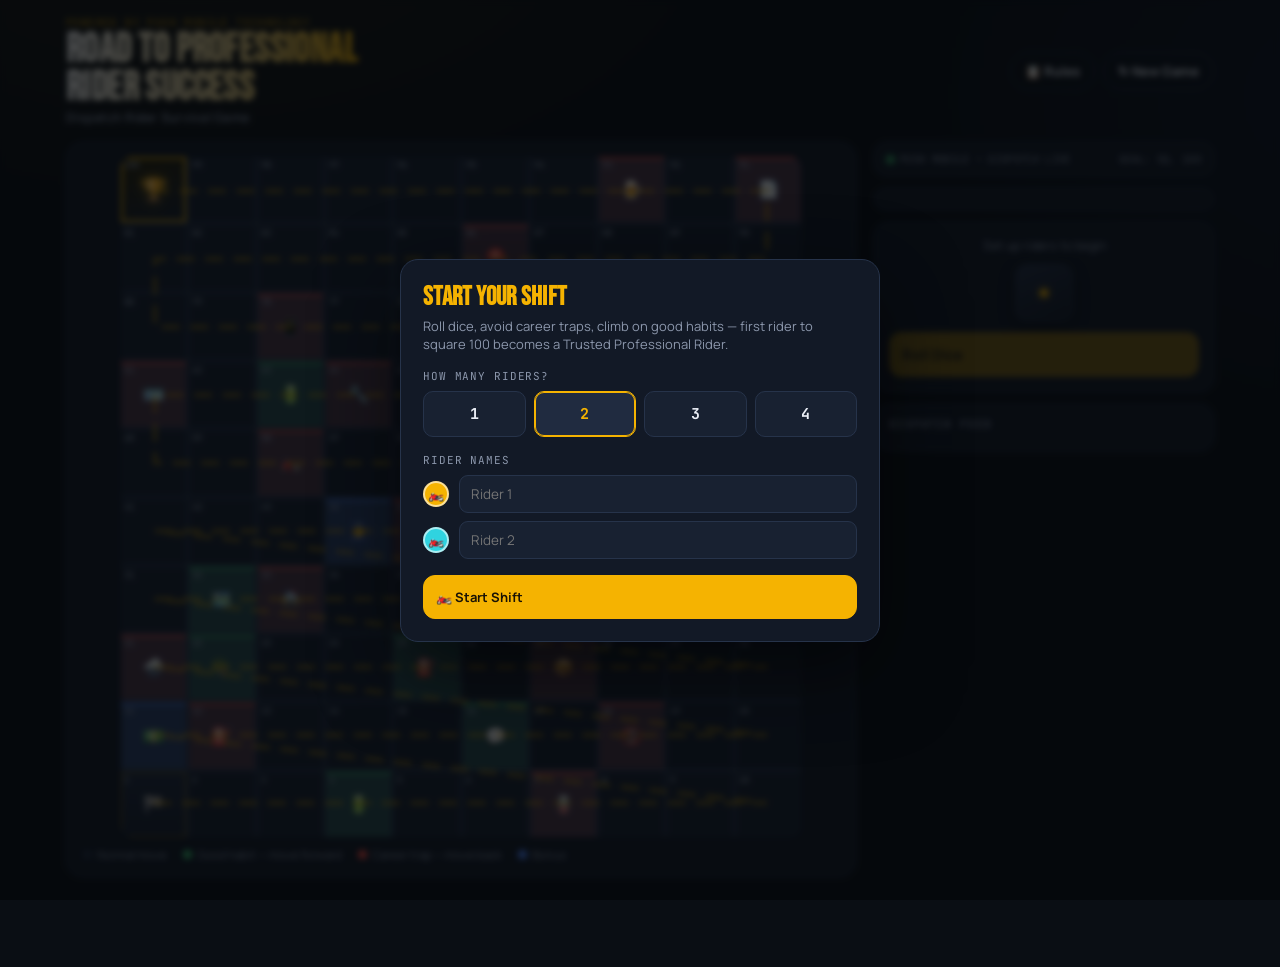
<file: road-to-professional-rider-success.html>
<!DOCTYPE html>
<html lang="en">
<head>
<meta charset="UTF-8">
<meta name="viewport" content="width=device-width, initial-scale=1.0, viewport-fit=cover">
<title>Road to Professional Rider Success</title>
<link rel="preconnect" href="https://fonts.googleapis.com">
<link rel="preconnect" href="https://fonts.gstatic.com" crossorigin>
<link href="https://fonts.googleapis.com/css2?family=Bebas+Neue&family=Manrope:wght@400;500;600;700;800&family=JetBrains+Mono:wght@400;500;600;700&display=swap" rel="stylesheet">
<style>
  :root{
    --bg:#0A0E14;
    --surface:#121926;
    --surface-2:#182131;
    --surface-3:#202b40;
    --line:#26334A;
    --text:#EAEEF6;
    --text-dim:#8C97AC;
    --amber:#F5B301;
    --amber-dim:#8a6a12;
    --trap:#E4483F;
    --trap-soft: rgba(228,72,63,0.20);
    --good:#38B26A;
    --good-soft: rgba(56,178,106,0.20);
    --bonus:#4C7FF0;
    --bonus-soft: rgba(76,127,240,0.20);
    --p0:#F5B301;
    --p1:#2FD3E0;
    --p2:#FF5C9E;
    --p3:#B8F24C;
    --font-display:'Bebas Neue', sans-serif;
    --font-body:'Manrope', sans-serif;
    --font-mono:'JetBrains Mono', monospace;
    --radius:10px;
    --step-ms: 170ms;
    --jump-ms: 700ms;
  }
  *{box-sizing:border-box;}
  html,body{margin:0;padding:0;}
  body{
    background:
      radial-gradient(ellipse 900px 500px at 15% -10%, rgba(245,179,1,0.07), transparent 60%),
      radial-gradient(ellipse 900px 600px at 110% 10%, rgba(76,127,240,0.08), transparent 55%),
      var(--bg);
    color:var(--text);
    font-family:var(--font-body);
    min-height:100vh;
    -webkit-font-smoothing:antialiased;
  }
  button{font-family:var(--font-body);}
  button:focus-visible, .cell:focus-visible, input:focus-visible{
    outline:2px solid var(--amber);
    outline-offset:2px;
  }
  .hidden{display:none !important;}

  /* ---------- App shell ---------- */
  #app{max-width:1180px;margin:0 auto;padding:16px 16px 90px;}
  header.top{
    display:flex;align-items:center;justify-content:space-between;gap:12px;
    margin-bottom:16px;flex-wrap:wrap;
  }
  .brand{display:flex;flex-direction:column;gap:2px;}
  .brand .kicker{
    font-family:var(--font-mono);font-size:10px;letter-spacing:0.14em;text-transform:uppercase;
    color:var(--amber);opacity:0.9;
  }
  .brand h1{
    font-family:var(--font-display);
    font-size:clamp(28px,5vw,40px);
    letter-spacing:0.01em;
    margin:0;line-height:0.95;
    background:linear-gradient(90deg,#fff, #f5d98a 60%, var(--amber));
    -webkit-background-clip:text;background-clip:text;color:transparent;
  }
  .brand .sub{font-size:12.5px;color:var(--text-dim);font-weight:600;letter-spacing:0.02em;}
  .top-actions{display:flex;gap:8px;}
  .btn{
    border:1px solid var(--line);background:var(--surface-2);color:var(--text);
    padding:9px 14px;border-radius:999px;font-weight:700;font-size:13px;cursor:pointer;
    display:inline-flex;align-items:center;gap:6px;transition:border-color .15s, transform .1s, background .15s;
    white-space:nowrap;
  }
  .btn:hover{border-color:var(--amber);}
  .btn:active{transform:scale(0.97);}
  .btn.primary{background:var(--amber);border-color:var(--amber);color:#1a1305;}
  .btn.primary:hover{background:#ffc61a;}
  .btn.ghost{background:transparent;}
  .btn:disabled{opacity:0.45;cursor:not-allowed;transform:none;}

  main{display:grid;grid-template-columns:1fr 340px;gap:18px;align-items:start;}
  @media (max-width:880px){
    main{grid-template-columns:1fr;}
  }

  /* ---------- Board ---------- */
  .board-wrap{
    background:var(--surface);border:1px solid var(--line);border-radius:16px;
    padding:14px;display:flex;flex-direction:column;gap:10px;position:relative;
  }
  .board-frame{
    position:relative;width:100%;
    max-width:680px;margin:0 auto;
    aspect-ratio:1/1;
  }
  .board-grid{
    position:absolute;inset:0;
    display:grid;grid-template-columns:repeat(10,1fr);grid-template-rows:repeat(10,1fr);
    gap:3px;
    background:var(--line);
    border-radius:10px;
    overflow:hidden;
    z-index:1;
  }
  .cell{
    position:relative;background:var(--surface-2);
    display:flex;flex-direction:column;align-items:center;justify-content:center;
    font-family:var(--font-mono);
    cursor:default;border:none;padding:0;color:var(--text);
    min-width:0;min-height:0;
  }
  .cell .num{
    position:absolute;top:2px;left:3px;font-size:clamp(6px,1.4vw,9px);color:var(--text-dim);font-weight:600;
  }
  .cell .icon{font-size:clamp(9px,2.6vw,17px);line-height:1;}
  .cell--special{cursor:pointer;}
  .cell--special:hover{filter:brightness(1.15);}
  .cell--good{background:var(--good-soft);box-shadow:inset 0 2px 0 0 var(--good);}
  .cell--trap{background:var(--trap-soft);box-shadow:inset 0 2px 0 0 var(--trap);}
  .cell--bonus{background:var(--bonus-soft);box-shadow:inset 0 2px 0 0 var(--bonus);}
  .cell--start{background:linear-gradient(180deg, var(--surface-3), var(--surface-2));box-shadow:inset 0 0 0 1px var(--amber-dim);}
  .cell--win{background:linear-gradient(160deg, #2b2408, var(--surface-2));box-shadow:inset 0 0 0 2px var(--amber);}
  .cell--win .icon{font-size:clamp(12px,3.4vw,22px);filter:drop-shadow(0 0 6px rgba(245,179,1,.6));}

  .path-svg{position:absolute;inset:0;z-index:2;pointer-events:none;width:100%;height:100%;}
  .path-line{
    fill:none;stroke:var(--amber);stroke-width:0.6;stroke-linecap:round;
    opacity:0.4;stroke-dasharray:2.2 2;
  }
  @media (prefers-reduced-motion:no-preference){
    .path-line{animation:dashflow 26s linear infinite;}
  }
  @keyframes dashflow{to{stroke-dashoffset:-210;}}

  .token-layer{position:absolute;inset:0;z-index:3;pointer-events:none;}
  .token{
    position:absolute;width:9.4%;height:9.4%;
    transform:translate(-50%,-50%);
    border-radius:50%;
    display:flex;align-items:center;justify-content:center;
    font-size:clamp(8px,2.2vw,15px);
    border:2px solid rgba(255,255,255,0.85);
    box-shadow:0 2px 6px rgba(0,0,0,.5);
    transition:left var(--step-ms) ease, top var(--step-ms) ease;
    z-index:3;
  }
  .token.jumping{transition:left var(--jump-ms) cubic-bezier(.34,1.4,.64,1), top var(--jump-ms) cubic-bezier(.34,1.4,.64,1);}

  /* legend strip under board */
  .legend-strip{display:flex;flex-wrap:wrap;gap:10px 16px;font-size:11.5px;color:var(--text-dim);padding:0 2px;}
  .legend-strip span{display:inline-flex;align-items:center;gap:5px;}
  .legend-strip i{width:9px;height:9px;border-radius:3px;display:inline-block;}

  /* ---------- Event banner ---------- */
  .event-banner{
    position:absolute;top:10px;left:50%;transform:translateX(-50%);
    width:min(92%,420px);
    background:var(--surface-3);border:1px solid var(--line);border-left:4px solid var(--amber);
    border-radius:12px;padding:10px 12px;z-index:20;
    box-shadow:0 12px 30px rgba(0,0,0,.45);
    display:flex;gap:10px;align-items:flex-start;
  }
  .event-banner.trap{border-left-color:var(--trap);}
  .event-banner.good{border-left-color:var(--good);}
  .event-banner.bonus{border-left-color:var(--bonus);}
  .event-banner .ic{font-size:22px;line-height:1;}
  .event-banner .body{flex:1;min-width:0;}
  .event-banner .tag{font-family:var(--font-mono);font-size:9px;letter-spacing:.1em;text-transform:uppercase;color:var(--text-dim);}
  .event-banner .ttl{font-weight:800;font-size:13.5px;margin:1px 0 2px;}
  .event-banner .dsc{font-size:12px;color:var(--text-dim);}

  /* ---------- Side panel ---------- */
  .panel{display:flex;flex-direction:column;gap:12px;}
  .phone-status{
    background:var(--surface);border:1px solid var(--line);border-radius:12px;
    padding:9px 12px;display:flex;align-items:center;justify-content:space-between;
    font-family:var(--font-mono);font-size:10.5px;color:var(--text-dim);letter-spacing:.03em;
  }
  .phone-status .dot{width:7px;height:7px;border-radius:50%;background:var(--good);display:inline-block;margin-right:6px;box-shadow:0 0 6px var(--good);}

  .players{display:flex;flex-direction:column;gap:8px;background:var(--surface);border:1px solid var(--line);border-radius:14px;padding:10px;}
  .player-card{
    display:flex;align-items:center;gap:10px;padding:8px 9px;border-radius:10px;
    border:1px solid transparent;background:var(--surface-2);
  }
  .player-card.active{border-color:var(--amber);background:var(--surface-3);box-shadow:0 0 0 1px var(--amber) inset;}
  .player-card .avatar{
    width:34px;height:34px;border-radius:50%;display:flex;align-items:center;justify-content:center;
    font-size:16px;border:2px solid rgba(255,255,255,.7);flex-shrink:0;
  }
  .player-card .info{flex:1;min-width:0;}
  .player-card .name{font-weight:800;font-size:13px;display:flex;align-items:center;gap:6px;}
  .player-card .name .turn-tag{font-family:var(--font-mono);font-size:9px;color:var(--bg);background:var(--amber);padding:1px 6px;border-radius:6px;letter-spacing:.05em;}
  .player-card .stats{display:flex;gap:10px;font-family:var(--font-mono);font-size:11px;color:var(--text-dim);margin-top:2px;}
  .player-card .stats b{color:var(--text);font-weight:600;}

  .dice-area{
    background:var(--surface);border:1px solid var(--line);border-radius:14px;padding:14px;
    display:flex;flex-direction:column;align-items:center;gap:10px;
  }
  .turn-label{font-size:12.5px;color:var(--text-dim);text-align:center;min-height:16px;}
  .turn-label b{color:var(--text);}
  .die-face{
    width:58px;height:58px;background:linear-gradient(155deg,#232f45,#141b28);
    border:1px solid var(--line);border-radius:12px;
    display:grid;grid-template-areas:"tl . tr" "ml mm mr" "bl . br";
    grid-template-columns:1fr 1fr 1fr;grid-template-rows:1fr 1fr 1fr;
    padding:9px;box-shadow:0 6px 16px rgba(0,0,0,.4), inset 0 1px 0 rgba(255,255,255,.05);
  }
  .pip{width:8px;height:8px;border-radius:50%;background:transparent;justify-self:center;align-self:center;}
  .pip.on{background:var(--amber);box-shadow:0 0 6px rgba(245,179,1,.7);}
  .pip[data-p="tl"]{grid-area:tl;} .pip[data-p="tr"]{grid-area:tr;}
  .pip[data-p="ml"]{grid-area:ml;} .pip[data-p="mr"]{grid-area:mr;}
  .pip[data-p="mm"]{grid-area:mm;} .pip[data-p="bl"]{grid-area:bl;} .pip[data-p="br"]{grid-area:br;}
  #rollBtn{width:100%;padding:12px;font-size:14.5px;border-radius:12px;}

  .feed{
    background:var(--surface);border:1px solid var(--line);border-radius:14px;padding:10px;
    display:flex;flex-direction:column;gap:7px;max-height:280px;overflow-y:auto;
  }
  .feed h3{margin:2px 4px 2px;font-size:11px;letter-spacing:.08em;text-transform:uppercase;color:var(--text-dim);font-family:var(--font-mono);font-weight:600;}
  .feed-item{
    background:var(--surface-2);border-radius:9px;padding:8px 9px;font-size:12px;line-height:1.4;
    border-left:3px solid var(--line);color:var(--text-dim);
    animation:slidein .25s ease;
  }
  .feed-item b{color:var(--text);}
  .feed-item.trap{border-left-color:var(--trap);}
  .feed-item.good{border-left-color:var(--good);}
  .feed-item.bonus{border-left-color:var(--bonus);}
  .feed-item.info{border-left-color:var(--amber-dim);}
  @keyframes slidein{from{opacity:0;transform:translateY(-6px);}to{opacity:1;transform:translateY(0);}}

  /* ---------- Modals ---------- */
  .modal-backdrop{
    position:fixed;inset:0;background:rgba(5,7,11,0.72);backdrop-filter:blur(3px);
    display:flex;align-items:center;justify-content:center;z-index:100;padding:18px;
  }
  .modal{
    background:var(--surface);border:1px solid var(--line);border-radius:18px;
    max-width:480px;width:100%;max-height:86vh;overflow-y:auto;
    padding:22px;position:relative;
    box-shadow:0 30px 80px rgba(0,0,0,.55);
  }
  .modal h2{font-family:var(--font-display);font-size:26px;letter-spacing:.01em;margin:0 0 4px;color:var(--amber);}
  .modal .close-x{position:absolute;top:14px;right:14px;background:var(--surface-2);border:1px solid var(--line);color:var(--text-dim);width:30px;height:30px;border-radius:50%;cursor:pointer;font-size:15px;}
  .field-label{font-size:11px;text-transform:uppercase;letter-spacing:.08em;color:var(--text-dim);font-family:var(--font-mono);margin:16px 0 8px;}
  .count-row{display:flex;gap:8px;}
  .count-btn{
    flex:1;padding:12px 0;border-radius:10px;border:1px solid var(--line);background:var(--surface-2);
    color:var(--text);font-weight:700;font-size:15px;cursor:pointer;font-family:var(--font-mono);
  }
  .count-btn.sel{border-color:var(--amber);background:var(--surface-3);color:var(--amber);box-shadow:0 0 0 1px var(--amber) inset;}
  .name-row{display:flex;align-items:center;gap:10px;margin-bottom:8px;}
  .name-row .swatch{width:26px;height:26px;border-radius:50%;flex-shrink:0;border:2px solid rgba(255,255,255,.6);display:flex;align-items:center;justify-content:center;font-size:13px;}
  .name-row input{
    flex:1;background:var(--surface-2);border:1px solid var(--line);border-radius:9px;padding:9px 11px;
    color:var(--text);font-size:13.5px;font-family:var(--font-body);
  }
  .name-row input:focus-visible{outline:2px solid var(--amber);}

  .rules-section{margin-bottom:18px;}
  .rules-section h3{font-size:12px;text-transform:uppercase;letter-spacing:.08em;color:var(--amber);font-family:var(--font-mono);margin:0 0 8px;}
  .rules-section p, .rules-section li{font-size:13px;color:var(--text-dim);line-height:1.55;}
  .rules-section ul{margin:0;padding-left:18px;}
  .legend-rows{display:flex;flex-direction:column;gap:6px;}
  .legend-rows .row{display:flex;align-items:center;gap:9px;font-size:12.5px;color:var(--text-dim);}
  .legend-rows i{width:16px;height:16px;border-radius:5px;flex-shrink:0;}
  .trap-list li{color:var(--text);}
  .trap-list b{color:var(--trap);}
  .quote{
    font-style:italic;border-left:3px solid var(--amber-dim);padding:2px 0 2px 12px;color:var(--text-dim);font-size:12.5px;margin:8px 0;
  }
  .tagline-box{
    background:linear-gradient(135deg,#1c1608,var(--surface-2));border:1px solid var(--amber-dim);
    border-radius:12px;padding:14px;text-align:center;margin-top:6px;
  }
  .tagline-box b{color:var(--amber);font-size:14px;}
  .tagline-box .small{color:var(--text-dim);font-size:11px;margin-top:4px;font-family:var(--font-mono);letter-spacing:.04em;}

  .peek-icon{font-size:32px;text-align:center;margin-bottom:6px;}
  .peek-title{text-align:center;font-weight:800;font-size:15px;margin-bottom:4px;}
  .peek-desc{text-align:center;font-size:13px;color:var(--text-dim);margin-bottom:10px;}
  .peek-badge{display:block;width:fit-content;margin:0 auto;font-family:var(--font-mono);font-size:10px;text-transform:uppercase;letter-spacing:.08em;padding:3px 10px;border-radius:999px;}
  .peek-badge.trap{background:var(--trap-soft);color:var(--trap);}
  .peek-badge.good{background:var(--good-soft);color:var(--good);}
  .peek-badge.bonus{background:var(--bonus-soft);color:var(--bonus);}
  .peek-badge.start{background:rgba(245,179,1,.15);color:var(--amber);}
  .peek-badge.win{background:rgba(245,179,1,.2);color:var(--amber);}

  .win-trophy{font-size:56px;text-align:center;filter:drop-shadow(0 0 18px rgba(245,179,1,.6));}
  .win-name{text-align:center;font-family:var(--font-display);font-size:30px;color:var(--amber);margin:4px 0 0;}
  .win-sub{text-align:center;color:var(--text-dim);font-size:13px;margin-bottom:14px;}
  .win-stats{display:flex;justify-content:center;gap:22px;margin-bottom:18px;font-family:var(--font-mono);font-size:12px;color:var(--text-dim);text-align:center;}
  .win-stats b{display:block;color:var(--text);font-size:15px;}

  ::-webkit-scrollbar{width:8px;}
  ::-webkit-scrollbar-thumb{background:var(--surface-3);border-radius:8px;}

  @media (prefers-reduced-motion:reduce){
    .token{transition-duration:1ms !important;}
    .feed-item{animation:none;}
    .path-line{animation:none;}
  }
</style>
</head>
<body>
<div id="app">

  <header class="top">
    <div class="brand">
      <span class="kicker">Powered by Push Mobile Technology</span>
      <h1>Road to Professional<br>Rider Success</h1>
      <span class="sub">Dispatch Rider Survival Game</span>
    </div>
    <div class="top-actions">
      <button class="btn ghost" id="rulesBtn" type="button">📋 Rules</button>
      <button class="btn ghost" id="newGameBtn" type="button">↻ New Game</button>
    </div>
  </header>

  <main>
    <section class="board-wrap">
      <div class="board-frame" id="boardFrame">
        <div class="board-grid" id="boardGrid"></div>
        <svg class="path-svg" viewBox="0 0 100 100" preserveAspectRatio="none">
          <polyline class="path-line" id="pathLine" points=""></polyline>
        </svg>
        <div class="token-layer" id="tokenLayer"></div>
      </div>
      <div class="legend-strip">
        <span><i style="background:var(--surface-3)"></i>Normal move</span>
        <span><i style="background:var(--good)"></i>Good habit — move forward</span>
        <span><i style="background:var(--trap)"></i>Career trap — move back</span>
        <span><i style="background:var(--bonus)"></i>Bonus</span>
      </div>
    </section>

    <aside class="panel">
      <div class="phone-status"><span><span class="dot"></span>PUSH MOBILE • DISPATCH LIVE</span><span id="clock">GOAL: SQ. 100</span></div>

      <div class="players" id="playersList"></div>

      <div class="dice-area">
        <div class="turn-label" id="turnLabel">Set up riders to begin</div>
        <div class="die-face" id="dieFace">
          <span class="pip" data-p="tl"></span><span class="pip" data-p="tr"></span>
          <span class="pip" data-p="ml"></span><span class="pip" data-p="mm"></span><span class="pip" data-p="mr"></span>
          <span class="pip" data-p="bl"></span><span class="pip" data-p="br"></span>
        </div>
        <button class="btn primary" id="rollBtn" type="button" disabled>Roll Dice</button>
      </div>

      <div class="feed">
        <h3>Dispatch Feed</h3>
        <div id="feedList" aria-live="polite"></div>
      </div>
    </aside>
  </main>
</div>

<!-- Setup modal -->
<div class="modal-backdrop" id="setupModal">
  <div class="modal">
    <h2>Start Your Shift</h2>
    <p style="color:var(--text-dim);font-size:13px;margin-top:0;">Roll dice, avoid career traps, climb on good habits — first rider to square 100 becomes a Trusted Professional Rider.</p>
    <div class="field-label">How many riders?</div>
    <div class="count-row" id="countRow">
      <button class="count-btn" data-n="1">1</button>
      <button class="count-btn sel" data-n="2">2</button>
      <button class="count-btn" data-n="3">3</button>
      <button class="count-btn" data-n="4">4</button>
    </div>
    <div class="field-label">Rider names</div>
    <div id="nameFields"></div>
    <button class="btn primary" id="startBtn" type="button" style="width:100%;padding:12px;border-radius:12px;margin-top:8px;">🏍️ Start Shift</button>
  </div>
</div>

<!-- Rules modal -->
<div class="modal-backdrop hidden" id="rulesModal">
  <div class="modal">
    <button class="close-x" id="rulesClose" type="button" aria-label="Close">✕</button>
    <h2>Rider Survival Rules</h2>

    <div class="rules-section">
      <h3>How to Play</h3>
      <ul>
        <li>Roll the dice on your turn.</li>
        <li>Move your token that many spaces.</li>
        <li>Avoid career traps (bad habits) — they send you back.</li>
        <li>Climb on good habits and bonuses — they move you forward.</li>
        <li>Reach square 100 and win!</li>
      </ul>
    </div>

    <div class="rules-section">
      <h3>Legend</h3>
      <div class="legend-rows">
        <div class="row"><i style="background:var(--surface-3)"></i>Normal move</div>
        <div class="row"><i style="background:var(--good)"></i>Good Habit (move forward)</div>
        <div class="row"><i style="background:var(--trap)"></i>Career Trap (move back)</div>
        <div class="row"><i style="background:var(--bonus)"></i>Bonus</div>
      </div>
    </div>

    <div class="rules-section">
      <h3>Rider Survival Checklist</h3>
      <p>Stay reachable · Protect your bike · Manage your battery · Respect customers · Ride safely · Follow office process · Be honest · Plan ahead · Stay calm · Think long term.</p>
    </div>

    <div class="rules-section">
      <h3>High Risk — Legal Traps</h3>
      <ul class="trap-list">
        <li><b>No NIPOST Licence</b> — pay ₦50,000 fine and return to square 1.</li>
        <li><b>No MOT Paper</b> — bike impounded, return to square 20.</li>
        <li><b>No Rider ID Card</b> — bike impounded, restart from square 10.</li>
        <li><b>Cannot negotiate with road touts</b> — go back 8 steps.</li>
      </ul>
    </div>

    <div class="rules-section">
      <h3>Rider Survival Tips</h3>
      <p>Check your bike before leaving · Charge your phone and e-bike fully · Plan your route and time · Always communicate with office · Respect customers and colleagues · Follow traffic rules · Keep your documents valid · Stay alert and be patient.</p>
    </div>

    <div class="rules-section">
      <h3>Reality Check</h3>
      <p class="quote">"One careless mistake can destroy one full week of hard work."</p>
      <p class="quote">"Fast riders impress briefly. Safe riders survive longer."</p>
      <p class="quote">"Professional riders protect both income and life."</p>
    </div>

    <div class="rules-section">
      <h3>Why You Play</h3>
      <p>More deliveries · More income · More trust · More respect · More opportunities · Longer career.</p>
    </div>

    <div class="rules-section">
      <h3>Rate Yourself (after every real ride)</h3>
      <p>On the physical board, riders self-score 1–10 on Emotional Control, Communication, Safety Discipline, Professionalism and Time Management after each shift. Worth doing on paper even while you play here.</p>
    </div>

    <div class="rules-section">
      <h3>Play Notes</h3>
      <p>Two small house rules used in this digital version, since the physical board doesn't spell them out: you need an <b style="color:var(--text)">exact roll</b> to land on 100 (an overshoot stays put), and landing on a space only triggers <b style="color:var(--text)">that</b> space's effect once — it won't chain into whatever is printed on the square you get sent to.</p>
    </div>

    <div class="tagline-box">
      <b>Discipline today, Professional tomorrow, Success always!</b>
      <div class="small">RIDE SMART · DELIVER SAFE · EARN MORE</div>
    </div>
  </div>
</div>

<!-- Cell peek modal -->
<div class="modal-backdrop hidden" id="peekModal">
  <div class="modal" style="max-width:340px;">
    <button class="close-x" id="peekClose" type="button" aria-label="Close">✕</button>
    <div class="peek-icon" id="peekIcon"></div>
    <div class="peek-title" id="peekTitle"></div>
    <div class="peek-desc" id="peekDesc"></div>
    <span class="peek-badge" id="peekBadge"></span>
  </div>
</div>

<!-- Win modal -->
<div class="modal-backdrop hidden" id="winModal">
  <div class="modal" style="text-align:center;">
    <div class="win-trophy">🏆</div>
    <div class="win-name" id="winName"></div>
    <div class="win-sub">is now a Trusted Professional Rider</div>
    <div class="win-stats">
      <div><b id="winTurns">–</b>turns taken</div>
      <div><b id="winMoney">–</b>final earnings</div>
    </div>
    <button class="btn primary" id="playAgainBtn" type="button" style="width:100%;padding:12px;border-radius:12px;">Play Again</button>
  </div>
</div>

<script>
(function(){
  'use strict';

  var reduceMotion = window.matchMedia && window.matchMedia('(prefers-reduced-motion: reduce)').matches;

  /* ---------------- Board geometry ---------------- */
  var DECADE_DIR = ['asc','asc','asc','asc','asc','desc','asc','desc','asc','desc'];
  function cellPos(n){
    var d = Math.floor((n-1)/10);
    var p = (n-1)%10;
    var col = DECADE_DIR[d]==='asc' ? p : 9-p;
    var row = 9-d;
    return {row:row,col:col};
  }
  function cellPct(n){
    var pos = cellPos(n);
    return { x:(pos.col+0.5)*10, y:(pos.row+0.5)*10 };
  }

  /* ---------------- Board data (transcribed from the physical board) ---------------- */
  var BOARD_DATA = {
    1:  {type:'start', title:'First Day at Work', desc:'Your journey to becoming a Trusted Professional Rider begins here.', icon:'🏁'},
    4:  {type:'good', target:14, title:'Fully Charged Phone + Power Bank', desc:'Move up to 14', icon:'🔋'},
    7:  {type:'trap', target:3, title:'Low Phone Battery', desc:'You miss updates — go back to 3', icon:'🪫'},
    11: {type:'bonus', target:13, title:'Customer Tips', desc:'You get ₦2,000 — move forward 2', icon:'💵', money:2000},
    12: {type:'trap', target:5, title:'Fuel Finished Mid-Delivery', desc:'Go back to 5', icon:'⛽'},
    16: {type:'good', target:29, title:'Early Customer Update', desc:'Move up to 29', icon:'💬'},
    18: {type:'trap', target:7, title:'Ignoring Calls', desc:'Office cannot reach you — go back to 7', icon:'📵'},
    21: {type:'trap', target:10, title:'No Rain Protection', desc:'Phone damaged — go back to 10', icon:'🌧️'},
    22: {type:'good', target:36, title:'Wearing Safety Gear Properly', desc:'Move to 36', icon:'🪖'},
    25: {type:'good', target:41, title:'Full Tank Before Work', desc:'Move up to 41', icon:'⛽'},
    27: {type:'trap', target:13, title:'Wrong Delivery', desc:'Customer complaint — go back to 13', icon:'📦'},
    32: {type:'good', target:50, title:'Proper Route Planning', desc:'Move up to 50', icon:'🗺️'},
    33: {type:'trap', target:18, title:'Expired Documents', desc:'Stopped by police — go back to 18', icon:'🚔'},
    38: {type:'good', target:57, title:'Double Check Package', desc:'Move up to 57', icon:'✅'},
    39: {type:'trap', target:20, title:'Dangerous Overtaking', desc:'Near accident — go back to 20', icon:'⚠️'},
    44: {type:'bonus', target:47, title:'Traffic Officer Assists You', desc:'Move forward 3', icon:'👮'},
    45: {type:'trap', target:24, title:'Fighting Colleagues', desc:'Go back to 24', icon:'🥊'},
    47: {type:'trap', target:39, title:"Can't Negotiate With Road Touts", desc:'Go back 8 steps', icon:'🙅'},
    49: {type:'good', target:67, title:'Calm Under Pressure', desc:'Move up to 67', icon:'😌'},
    52: {type:'trap', target:31, title:'E-Bike Battery Low', desc:'Bike shuts down — go back to 31', icon:'🔋'},
    55: {type:'good', target:74, title:'Helping Fellow Rider', desc:'Move up to 74', icon:'🤝'},
    58: {type:'trap', target:36, title:'Overspeeding', desc:'Damages package — go back to 36', icon:'🏍️'},
    61: {type:'trap', target:10, title:'No Rider ID Card', desc:'Bike impounded — restart from 10', icon:'🪪'},
    63: {type:'good', target:82, title:'Monitor E-Bike Battery Properly', desc:'Move up to 82', icon:'🔋'},
    64: {type:'trap', target:40, title:'Poor Bike Maintenance', desc:'Go back to 40', icon:'🔧'},
    66: {type:'bonus', target:70, title:'Office Praises Your Professionalism', desc:'Move forward 4', icon:'👍'},
    70: {type:'good', target:89, title:'Customer Gives Positive Review', desc:'Move up to 89', icon:'⭐'},
    71: {type:'trap', target:48, title:'Sleeping Late / Reporting Late', desc:'Go back to 48', icon:'⏰'},
    73: {type:'trap', target:20, title:'No MOT Paper', desc:'Bike impounded — return to 20', icon:'🚚'},
    78: {type:'trap', target:35, title:'Fake Delivery Confirmation', desc:'Customer report — go back to 35', icon:'📱'},
    86: {type:'trap', target:60, title:'Riding Without Helmet', desc:'Go back to 60', icon:'⛑️'},
    91: {type:'trap', target:1, title:'No NIPOST Licence', desc:'Pay ₦50,000 fine — return to 1', icon:'📄', money:-50000},
    93: {type:'trap', target:15, title:'Drinking While Riding', desc:'Return to 15', icon:'🍺'},
    100:{type:'win', title:'Trusted Professional Rider', desc:'You made it to the top!', icon:'🏆'}
  };

  var PLAYER_COLORS = ['#F5B301','#2FD3E0','#FF5C9E','#B8F24C'];
  var PLAYER_ICON = '🏍️';

  /* ---------------- State ---------------- */
  var state = {
    players: [],
    current: 0,
    started: false,
    busy: false,
    turns: 0
  };

  function wait(ms){
    if(reduceMotion) ms = Math.min(ms, 30);
    return new Promise(function(res){ setTimeout(res, ms); });
  }
  function fmtNaira(n){
    var sign = n<0 ? '-' : '';
    return sign + '\u20A6' + Math.abs(n).toLocaleString('en-US');
  }

  /* ---------------- DOM refs ---------------- */
  var boardGrid = document.getElementById('boardGrid');
  var pathLine = document.getElementById('pathLine');
  var tokenLayer = document.getElementById('tokenLayer');
  var boardFrame = document.getElementById('boardFrame');
  var playersList = document.getElementById('playersList');
  var turnLabel = document.getElementById('turnLabel');
  var rollBtn = document.getElementById('rollBtn');
  var dieFace = document.getElementById('dieFace');
  var feedList = document.getElementById('feedList');

  var setupModal = document.getElementById('setupModal');
  var countRow = document.getElementById('countRow');
  var nameFields = document.getElementById('nameFields');
  var startBtn = document.getElementById('startBtn');

  var rulesModal = document.getElementById('rulesModal');
  var rulesBtn = document.getElementById('rulesBtn');
  var rulesClose = document.getElementById('rulesClose');

  var peekModal = document.getElementById('peekModal');
  var peekClose = document.getElementById('peekClose');
  var peekIcon = document.getElementById('peekIcon');
  var peekTitle = document.getElementById('peekTitle');
  var peekDesc = document.getElementById('peekDesc');
  var peekBadge = document.getElementById('peekBadge');

  var winModal = document.getElementById('winModal');
  var winName = document.getElementById('winName');
  var winTurns = document.getElementById('winTurns');
  var winMoney = document.getElementById('winMoney');
  var playAgainBtn = document.getElementById('playAgainBtn');
  var newGameBtn = document.getElementById('newGameBtn');

  /* ---------------- Build board (static) ---------------- */
  function buildBoard(){
    boardGrid.innerHTML = '';
    for(var n=1;n<=100;n++){
      var pos = cellPos(n);
      var data = BOARD_DATA[n];
      var div = document.createElement('div');
      div.className = 'cell';
      div.style.gridColumn = (pos.col+1);
      div.style.gridRow = (pos.row+1);
      div.dataset.n = n;

      var numSpan = document.createElement('span');
      numSpan.className = 'num';
      numSpan.textContent = n;
      div.appendChild(numSpan);

      if(data){
        div.classList.add('cell--special');
        if(data.type==='good') div.classList.add('cell--good');
        else if(data.type==='trap') div.classList.add('cell--trap');
        else if(data.type==='bonus') div.classList.add('cell--bonus');
        else if(data.type==='start') div.classList.add('cell--start');
        else if(data.type==='win') div.classList.add('cell--win');

        var icon = document.createElement('span');
        icon.className = 'icon';
        icon.textContent = data.icon;
        div.appendChild(icon);

        div.setAttribute('title', data.title + ' — ' + data.desc);
        div.setAttribute('tabindex','0');
        div.setAttribute('role','button');
        div.setAttribute('aria-label', 'Square '+n+': '+data.title+'. '+data.desc);
        div.addEventListener('click', function(e){
          openPeek(Number(e.currentTarget.dataset.n));
        });
        div.addEventListener('keydown', function(e){
          if(e.key==='Enter' || e.key===' '){ e.preventDefault(); openPeek(Number(e.currentTarget.dataset.n)); }
        });
      }
      boardGrid.appendChild(div);
    }

    // path line points
    var pts = [];
    for(var i=1;i<=100;i++){
      var c = cellPct(i);
      pts.push(c.x.toFixed(2)+','+c.y.toFixed(2));
    }
    pathLine.setAttribute('points', pts.join(' '));
  }

  /* ---------------- Tokens ---------------- */
  function buildTokens(){
    tokenLayer.innerHTML = '';
    state.players.forEach(function(p, idx){
      var el = document.createElement('div');
      el.className = 'token';
      el.style.background = p.color;
      el.textContent = PLAYER_ICON;
      tokenLayer.appendChild(el);
      p.el = el;
      setTokenVisual(p);
    });
  }
  function offsetForIndex(idx, total){
    if(total<=1) return {dx:0,dy:0};
    var spread = 2.1;
    var layout = [
      [{dx:0,dy:0}],
      [{dx:-spread,dy:0},{dx:spread,dy:0}],
      [{dx:-spread,dy:-spread*0.6},{dx:spread,dy:-spread*0.6},{dx:0,dy:spread*0.8}],
      [{dx:-spread,dy:-spread},{dx:spread,dy:-spread},{dx:-spread,dy:spread},{dx:spread,dy:spread}]
    ];
    var arr = layout[Math.min(total,4)-1];
    return arr[idx] || {dx:0,dy:0};
  }
  function setTokenVisual(p){
    var samePos = state.players.filter(function(pl){return pl.pos===p.pos;});
    var idx = samePos.indexOf(p);
    var off = offsetForIndex(idx, samePos.length);
    var c = cellPct(p.pos);
    p.el.style.left = (c.x+off.dx)+'%';
    p.el.style.top = (c.y+off.dy)+'%';
  }
  function refreshAllTokenVisuals(){
    state.players.forEach(setTokenVisual);
  }

  /* ---------------- Players panel ---------------- */
  function renderPlayers(){
    playersList.innerHTML = '';
    state.players.forEach(function(p, idx){
      var card = document.createElement('div');
      card.className = 'player-card' + (state.started && idx===state.current ? ' active' : '');
      var avatar = document.createElement('div');
      avatar.className = 'avatar';
      avatar.style.background = p.color;
      avatar.textContent = PLAYER_ICON;
      card.appendChild(avatar);

      var info = document.createElement('div');
      info.className = 'info';
      var nameDiv = document.createElement('div');
      nameDiv.className = 'name';
      nameDiv.textContent = p.name;
      if(state.started && idx===state.current){
        var tag = document.createElement('span');
        tag.className = 'turn-tag';
        tag.textContent = 'TURN';
        nameDiv.appendChild(tag);
      }
      info.appendChild(nameDiv);

      var stats = document.createElement('div');
      stats.className = 'stats';
      stats.innerHTML = 'SQ <b>'+p.pos+'</b> &nbsp; ' + fmtNaira(p.money);
      info.appendChild(stats);

      card.appendChild(info);
      playersList.appendChild(card);
    });
  }

  /* ---------------- Feed ---------------- */
  function addFeed(html, variant){
    var item = document.createElement('div');
    item.className = 'feed-item' + (variant ? ' '+variant : '');
    item.innerHTML = html;
    feedList.insertBefore(item, feedList.firstChild);
    while(feedList.children.length > 14){
      feedList.removeChild(feedList.lastChild);
    }
  }

  /* ---------------- Event banner ---------------- */
  var bannerTimer = null;
  function showBanner(data){
    var old = boardFrame.querySelector('.event-banner');
    if(old) old.remove();
    var b = document.createElement('div');
    b.className = 'event-banner ' + data.type;
    b.innerHTML =
      '<div class="ic">'+data.icon+'</div>'+
      '<div class="body">'+
        '<div class="tag">Push Mobile · now</div>'+
        '<div class="ttl">'+data.title+'</div>'+
        '<div class="dsc">'+data.desc+'</div>'+
      '</div>';
    boardFrame.appendChild(b);
    if(bannerTimer) clearTimeout(bannerTimer);
    bannerTimer = setTimeout(function(){
      b.style.transition = 'opacity .35s ease, transform .35s ease';
      b.style.opacity = '0';
      b.style.transform = 'translate(-50%,-8px)';
      setTimeout(function(){ b.remove(); }, 380);
    }, 1600);
  }

  /* ---------------- Dice ---------------- */
  var PIP_MAP = {
    1:['mm'], 2:['tl','br'], 3:['tl','mm','br'],
    4:['tl','tr','bl','br'], 5:['tl','tr','mm','bl','br'],
    6:['tl','tr','ml','mr','bl','br']
  };
  function setDie(value){
    var pips = dieFace.querySelectorAll('.pip');
    var active = PIP_MAP[value] || [];
    pips.forEach(function(p){
      p.classList.toggle('on', active.indexOf(p.dataset.p) !== -1);
    });
  }
  async function animateRoll(finalValue){
    var cycles = reduceMotion ? 1 : 8;
    for(var i=0;i<cycles;i++){
      setDie(1+Math.floor(Math.random()*6));
      await wait(55);
    }
    setDie(finalValue);
  }

  /* ---------------- Movement ---------------- */
  async function stepMove(p, from, to){
    for(var pos=from+1; pos<=to; pos++){
      p.pos = pos;
      refreshAllTokenVisuals();
      renderPlayers();
      await wait(reduceMotion ? 20 : 170);
    }
  }
  async function jumpMove(p, to){
    p.el.classList.add('jumping');
    p.pos = to;
    refreshAllTokenVisuals();
    renderPlayers();
    await wait(reduceMotion ? 30 : 700);
    p.el.classList.remove('jumping');
  }

  /* ---------------- Turn flow ---------------- */
  function updateTurnLabel(){
    if(!state.started){ turnLabel.textContent = 'Set up riders to begin'; return; }
    var p = state.players[state.current];
    turnLabel.innerHTML = '<b style="color:'+p.color+'">'+p.name+'</b>\u2019s turn — tap Roll Dice';
  }

  async function takeTurn(){
    if(state.busy || !state.started) return;
    state.busy = true;
    rollBtn.disabled = true;

    var p = state.players[state.current];
    var roll = 1 + Math.floor(Math.random()*6);
    await animateRoll(roll);
    state.turns++;
    addFeed('🎲 <b>'+p.name+'</b> rolled a <b>'+roll+'</b>', 'info');

    var dest = p.pos + roll;
    if(dest > 100){
      addFeed('🚫 <b>'+p.name+'</b> needs an exact roll to finish — stays on '+p.pos+'.', 'info');
      await wait(500);
      endTurn();
      return;
    }

    await stepMove(p, p.pos, dest);

    var data = BOARD_DATA[dest];
    if(data && (data.type==='good' || data.type==='trap' || data.type==='bonus')){
      showBanner(data);
      var variant = data.type;
      var verb = data.type==='trap' ? '⬇️ sent back to' : '⬆️ jumped to';
      addFeed('<span style="font-size:15px">'+data.icon+'</span> <b>'+p.name+'</b>: '+data.title+' — '+verb+' <b>'+data.target+'</b>', variant);
      if(data.money){
        p.money += data.money;
        addFeed((data.money>0 ? '💰 +':'💸 ') + fmtNaira(data.money) + ' for <b>'+p.name+'</b>', variant);
      }
      renderPlayers();
      await wait(1000);
      await jumpMove(p, data.target);
    } else if(data && data.type==='win'){
      // handled by win check below
    }

    renderPlayers();

    if(p.pos === 100){
      await wait(350);
      finishGame(p);
      return;
    }

    endTurn();
  }

  function endTurn(){
    state.current = (state.current+1) % state.players.length;
    renderPlayers();
    updateTurnLabel();
    state.busy = false;
    rollBtn.disabled = false;
  }

  function finishGame(winner){
    state.started = false;
    state.busy = true;
    rollBtn.disabled = true;
    addFeed('🏆 <b>'+winner.name+'</b> reached square 100 and became a Trusted Professional Rider!', 'good');
    winName.textContent = winner.name;
    winTurns.textContent = state.turns;
    winMoney.textContent = fmtNaira(winner.money);
    winModal.classList.remove('hidden');
  }

  /* ---------------- Setup modal ---------------- */
  var selectedCount = 2;
  function renderNameFields(){
    nameFields.innerHTML = '';
    for(var i=0;i<selectedCount;i++){
      var row = document.createElement('div');
      row.className = 'name-row';
      var sw = document.createElement('div');
      sw.className = 'swatch';
      sw.style.background = PLAYER_COLORS[i];
      sw.textContent = PLAYER_ICON;
      row.appendChild(sw);
      var input = document.createElement('input');
      input.type = 'text';
      input.maxLength = 18;
      input.placeholder = 'Rider '+(i+1);
      input.id = 'nameInput'+i;
      row.appendChild(input);
      nameFields.appendChild(row);
    }
  }
  countRow.addEventListener('click', function(e){
    var btn = e.target.closest('.count-btn');
    if(!btn) return;
    selectedCount = Number(btn.dataset.n);
    countRow.querySelectorAll('.count-btn').forEach(function(b){ b.classList.toggle('sel', b===btn); });
    renderNameFields();
  });
  renderNameFields();

  startBtn.addEventListener('click', function(){
    var players = [];
    for(var i=0;i<selectedCount;i++){
      var input = document.getElementById('nameInput'+i);
      var name = (input && input.value.trim()) || ('Rider '+(i+1));
      players.push({ name:name, color:PLAYER_COLORS[i], pos:1, money:0, el:null });
    }
    state.players = players;
    state.current = 0;
    state.started = true;
    state.busy = false;
    state.turns = 0;
    feedList.innerHTML = '';
    buildTokens();
    renderPlayers();
    updateTurnLabel();
    rollBtn.disabled = false;
    setDie(1);
    setupModal.classList.add('hidden');
    addFeed('🏍️ Shift started — good luck out there!', 'info');
  });

  /* ---------------- Rules modal ---------------- */
  rulesBtn.addEventListener('click', function(){ rulesModal.classList.remove('hidden'); });
  rulesClose.addEventListener('click', function(){ rulesModal.classList.add('hidden'); });
  rulesModal.addEventListener('click', function(e){ if(e.target===rulesModal) rulesModal.classList.add('hidden'); });

  /* ---------------- Peek modal ---------------- */
  function openPeek(n){
    var data = BOARD_DATA[n];
    if(!data) return;
    peekIcon.textContent = data.icon;
    peekTitle.textContent = 'Square '+n+': '+data.title;
    peekDesc.textContent = data.desc;
    peekBadge.className = 'peek-badge ' + data.type;
    var labelMap = {good:'Good Habit', trap:'Career Trap', bonus:'Bonus', start:'Start', win:'Goal'};
    peekBadge.textContent = labelMap[data.type] || data.type;
    peekModal.classList.remove('hidden');
  }
  peekClose.addEventListener('click', function(){ peekModal.classList.add('hidden'); });
  peekModal.addEventListener('click', function(e){ if(e.target===peekModal) peekModal.classList.add('hidden'); });

  /* ---------------- Win / New game ---------------- */
  function resetToSetup(){
    winModal.classList.add('hidden');
    state.started = false;
    state.busy = false;
    turnLabel.textContent = 'Set up riders to begin';
    rollBtn.disabled = true;
    setupModal.classList.remove('hidden');
  }
  playAgainBtn.addEventListener('click', resetToSetup);
  newGameBtn.addEventListener('click', resetToSetup);

  /* ---------------- Roll button + keyboard ---------------- */
  rollBtn.addEventListener('click', takeTurn);
  document.addEventListener('keydown', function(e){
    if((e.code==='Space' || e.code==='Enter') && !rollBtn.disabled && state.started && !state.busy){
      var modalOpen = !rulesModal.classList.contains('hidden') || !peekModal.classList.contains('hidden') ||
                       !setupModal.classList.contains('hidden') || !winModal.classList.contains('hidden');
      if(modalOpen) return;
      var activeTag = document.activeElement && document.activeElement.tagName;
      if(activeTag==='INPUT' || activeTag==='BUTTON' || activeTag==='TEXTAREA') return;
      e.preventDefault();
      takeTurn();
    }
  });

  window.addEventListener('resize', refreshAllTokenVisuals);

  /* ---------------- Init ---------------- */
  buildBoard();
  setDie(1);
})();
</script>
</body>
</html>
</file>
